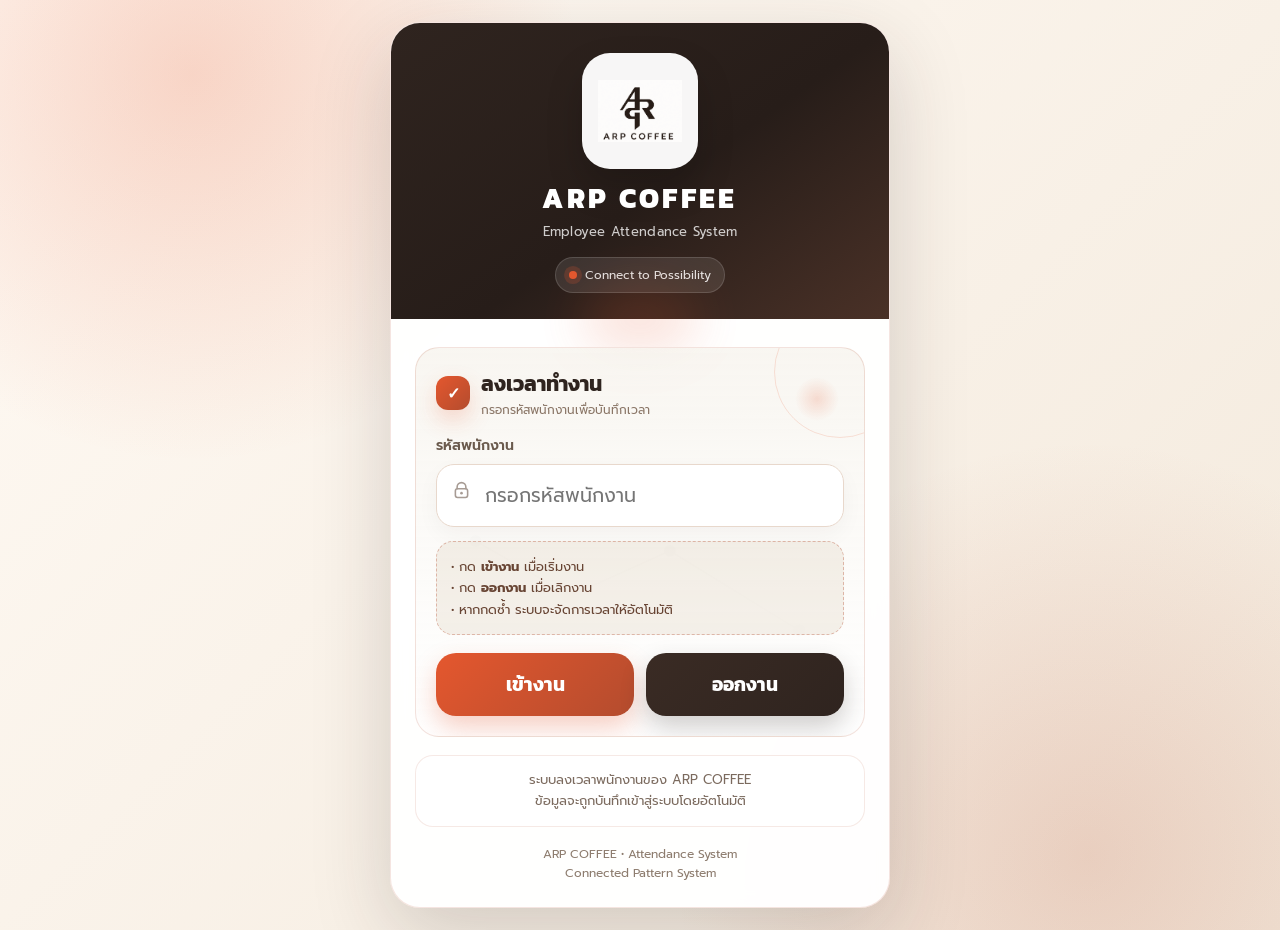
<file: index.html>
<!DOCTYPE html>
<html lang="th">
<head>
  <meta charset="UTF-8" />
  <meta name="viewport" content="width=device-width, initial-scale=1.0" />

  <title>ARP COFFEE Attendance</title>

  <link rel="preconnect" href="https://fonts.googleapis.com">
  <link rel="preconnect" href="https://fonts.gstatic.com" crossorigin>
  <link href="https://fonts.googleapis.com/css2?family=Kanit:wght@400;500;600;700;800&family=Prompt:wght@300;400;500;600&display=swap" rel="stylesheet">

  <style>
    :root {
      --arp-orange: #E4572E;
      --terracotta: #B44C2E;
      --espresso: #2F241F;
      --sand: #DED1BD;
      --cream: #F7F4EE;
      --white: #FFFFFF;
      --success-bg: #ECFDF3;
      --success-text: #16803C;
      --success-border: #B7EFC5;
      --error-bg: #FFF1F0;
      --error-text: #B42318;
      --error-border: #FFCCC7;
      --loading-bg: #FFF3DF;
      --loading-text: #7A4B00;
      --loading-border: #F0C47B;
      --shadow: 0 26px 80px rgba(47, 36, 31, 0.18);
    }

    * {
      box-sizing: border-box;
    }

    body {
      margin: 0;
      min-height: 100vh;
      font-family: "Prompt", sans-serif;
      color: var(--espresso);
      background:
        radial-gradient(circle at 15% 8%, rgba(228, 87, 46, 0.22), transparent 28%),
        radial-gradient(circle at 85% 92%, rgba(180, 76, 46, 0.18), transparent 30%),
        linear-gradient(135deg, #fffaf4 0%, #f3e9dc 100%);
      display: flex;
      align-items: center;
      justify-content: center;
      padding: 22px;
    }

    .page {
      width: 100%;
      max-width: 500px;
    }

    .card {
      position: relative;
      overflow: hidden;
      background: rgba(255, 255, 255, 0.96);
      border: 1px solid rgba(180, 76, 46, 0.14);
      border-radius: 30px;
      box-shadow: var(--shadow);
      backdrop-filter: blur(10px);
    }

    .network-bg {
      position: absolute;
      inset: 0;
      pointer-events: none;
      opacity: 0.08;
      z-index: 0;
    }

    .header {
      position: relative;
      z-index: 1;
      padding: 30px 24px 26px;
      background:
        linear-gradient(145deg, rgba(47,36,31,1) 0%, rgba(39,29,25,1) 55%, rgba(74,49,39,1) 100%);
      color: white;
      text-align: center;
    }

    .header::after {
      content: "";
      position: absolute;
      left: 50%;
      bottom: -34px;
      transform: translateX(-50%);
      width: 120px;
      height: 68px;
      background: var(--arp-orange);
      opacity: 0.16;
      filter: blur(24px);
      border-radius: 50%;
      pointer-events: none;
    }

    .logo-box {
      width: 116px;
      height: 116px;
      margin: 0 auto 14px;
      border-radius: 28px;
      background: rgba(255,255,255,0.96);
      display: flex;
      align-items: center;
      justify-content: center;
      box-shadow: 0 18px 36px rgba(0,0,0,0.18);
      padding: 16px;
    }

    .logo-box img {
      width: 100%;
      height: 100%;
      object-fit: contain;
      display: block;
    }

    .logo-fallback {
      display: none;
      font-family: "Kanit", sans-serif;
      font-weight: 800;
      color: var(--espresso);
      font-size: 32px;
      letter-spacing: 0.05em;
    }

    .brand-title {
      margin: 0;
      font-family: "Kanit", sans-serif;
      font-size: 28px;
      font-weight: 800;
      letter-spacing: 0.12em;
      line-height: 1.1;
    }

    .brand-subtitle {
      margin: 8px 0 0;
      font-size: 13px;
      color: rgba(255,255,255,0.78);
      letter-spacing: 0.02em;
    }

    .tagline {
      margin-top: 16px;
      display: inline-flex;
      align-items: center;
      gap: 8px;
      padding: 8px 13px;
      border-radius: 999px;
      background: rgba(255,255,255,0.10);
      border: 1px solid rgba(255,255,255,0.14);
      font-size: 12px;
      color: rgba(255,255,255,0.86);
    }

    .tagline .pulse {
      width: 8px;
      height: 8px;
      background: var(--arp-orange);
      border-radius: 50%;
      box-shadow: 0 0 0 5px rgba(228,87,46,0.20);
    }

    .content {
      position: relative;
      z-index: 1;
      padding: 28px 24px 24px;
    }

    .panel {
      position: relative;
      overflow: hidden;
      background:
        linear-gradient(180deg, rgba(247,244,238,0.82), rgba(255,255,255,0.96));
      border: 1px solid rgba(180, 76, 46, 0.16);
      border-radius: 24px;
      padding: 20px;
    }

    .panel::before {
      content: "";
      position: absolute;
      right: -42px;
      top: -42px;
      width: 130px;
      height: 130px;
      border-radius: 50%;
      border: 1px solid rgba(228,87,46,0.16);
    }

    .panel::after {
      content: "";
      position: absolute;
      right: 24px;
      top: 28px;
      width: 46px;
      height: 46px;
      border-radius: 50%;
      background: radial-gradient(circle, rgba(228,87,46,0.18), transparent 68%);
    }

    .section-title {
      display: flex;
      align-items: center;
      gap: 11px;
      margin-bottom: 16px;
      position: relative;
      z-index: 1;
    }

    .section-title .icon {
      width: 34px;
      height: 34px;
      border-radius: 12px;
      background: linear-gradient(135deg, var(--arp-orange), var(--terracotta));
      display: flex;
      align-items: center;
      justify-content: center;
      color: white;
      font-family: "Kanit", sans-serif;
      font-weight: 800;
      box-shadow: 0 10px 22px rgba(228,87,46,0.22);
      flex-shrink: 0;
    }

    .section-title h2 {
      margin: 0;
      font-family: "Kanit", sans-serif;
      font-size: 21px;
      font-weight: 700;
      color: var(--espresso);
    }

    .section-title p {
      margin: 2px 0 0;
      font-size: 12px;
      color: #8A7667;
    }

    .label {
      display: block;
      margin: 16px 0 8px;
      color: #6A5A4D;
      font-size: 14px;
      font-weight: 600;
      position: relative;
      z-index: 1;
    }

    .input-wrap {
      position: relative;
      z-index: 1;
    }

    input {
      width: 100%;
      padding: 16px 16px 16px 48px;
      border-radius: 18px;
      border: 1px solid #E8D8CC;
      background: white;
      font-family: "Prompt", sans-serif;
      font-size: 19px;
      color: var(--espresso);
      outline: none;
      transition: all 0.2s ease;
      margin-bottom: 14px;
      box-shadow: 0 8px 22px rgba(47,36,31,0.04);
    }

    input:focus {
      border-color: var(--arp-orange);
      box-shadow: 0 0 0 4px rgba(228,87,46,0.12), 0 8px 22px rgba(47,36,31,0.05);
    }

    .input-icon {
      position: absolute;
      left: 15px;
      top: 16px;
      width: 21px;
      height: 21px;
      opacity: 0.66;
      pointer-events: none;
    }

    .hint {
      position: relative;
      z-index: 1;
      background: rgba(222, 209, 189, 0.30);
      border: 1px dashed rgba(180, 76, 46, 0.35);
      color: #684534;
      padding: 14px;
      border-radius: 17px;
      font-size: 13px;
      line-height: 1.65;
      margin-bottom: 18px;
    }

    .buttons {
      position: relative;
      z-index: 1;
      display: grid;
      grid-template-columns: 1fr 1fr;
      gap: 12px;
    }

    button {
      border: 0;
      border-radius: 20px;
      padding: 17px 12px;
      font-family: "Kanit", sans-serif;
      font-size: 19px;
      font-weight: 700;
      cursor: pointer;
      transition: transform 0.15s ease, box-shadow 0.2s ease, opacity 0.2s ease;
    }

    button:hover {
      transform: translateY(-1px);
    }

    button:active {
      transform: translateY(0);
    }

    button:disabled {
      opacity: 0.55;
      cursor: not-allowed;
    }

    .btn-in {
      background: linear-gradient(135deg, var(--arp-orange), var(--terracotta));
      color: white;
      box-shadow: 0 12px 26px rgba(228, 87, 46, 0.28);
    }

    .btn-out {
      background: linear-gradient(135deg, #3A2B24, #2F241F);
      color: white;
      box-shadow: 0 12px 26px rgba(47, 36, 31, 0.22);
    }

    .status {
      margin-top: 18px;
      display: none;
      padding: 14px 16px;
      border-radius: 17px;
      font-size: 14px;
      line-height: 1.6;
    }

    .status.show {
      display: block;
    }

    .loading {
      background: var(--loading-bg);
      color: var(--loading-text);
      border: 1px solid var(--loading-border);
    }

    .success {
      background: var(--success-bg);
      color: var(--success-text);
      border: 1px solid var(--success-border);
    }

    .error {
      background: var(--error-bg);
      color: var(--error-text);
      border: 1px solid var(--error-border);
    }

    .secure-note {
      margin-top: 18px;
      background: rgba(255,255,255,0.78);
      border: 1px solid rgba(180,76,46,0.12);
      border-radius: 18px;
      padding: 14px 15px;
      font-size: 13px;
      line-height: 1.6;
      color: #7B6A5E;
      text-align: center;
    }

    .bottom-brand {
      margin-top: 18px;
      text-align: center;
      font-size: 12px;
      color: #8D7C6E;
      line-height: 1.6;
    }

    .node-line {
      stroke: #2F241F;
      stroke-width: 1.2;
    }

    .node-circle {
      fill: #2F241F;
    }

    .node-orange {
      fill: #E4572E;
    }

    @media (max-width: 520px) {
      body {
        padding: 14px;
      }

      .header {
        padding: 26px 18px 22px;
      }

      .content {
        padding: 20px 16px 18px;
      }

      .logo-box {
        width: 100px;
        height: 100px;
        border-radius: 24px;
      }

      .brand-title {
        font-size: 24px;
      }

      .buttons {
        grid-template-columns: 1fr;
      }
    }
  </style>
</head>

<body>
  <main class="page">
    <section class="card">

      <svg class="network-bg" viewBox="0 0 500 720" preserveAspectRatio="none">
        <line class="node-line" x1="70" y1="95" x2="150" y2="135"/>
        <line class="node-line" x1="150" y1="135" x2="245" y2="88"/>
        <line class="node-line" x1="150" y1="135" x2="228" y2="210"/>
        <line class="node-line" x1="228" y1="210" x2="340" y2="170"/>
        <line class="node-line" x1="340" y1="170" x2="420" y2="230"/>
        <line class="node-line" x1="85" y1="520" x2="180" y2="575"/>
        <line class="node-line" x1="180" y1="575" x2="280" y2="530"/>
        <line class="node-line" x1="280" y1="530" x2="410" y2="610"/>

        <circle class="node-circle" cx="70" cy="95" r="6"/>
        <circle class="node-orange" cx="150" cy="135" r="9"/>
        <circle class="node-circle" cx="245" cy="88" r="6"/>
        <circle class="node-circle" cx="228" cy="210" r="6"/>
        <circle class="node-orange" cx="340" cy="170" r="8"/>
        <circle class="node-circle" cx="420" cy="230" r="6"/>
        <circle class="node-circle" cx="85" cy="520" r="6"/>
        <circle class="node-orange" cx="180" cy="575" r="9"/>
        <circle class="node-circle" cx="280" cy="530" r="6"/>
        <circle class="node-circle" cx="410" cy="610" r="6"/>
      </svg>

      <header class="header">
        <div class="logo-box">
          <img src="arp-logo.png" alt="ARP COFFEE Logo" onerror="this.style.display='none'; document.querySelector('.logo-fallback').style.display='block';" />
          <div class="logo-fallback">ARP</div>
        </div>

        <h1 class="brand-title">ARP COFFEE</h1>
        <p class="brand-subtitle">Employee Attendance System</p>

        <div class="tagline">
          <span class="pulse"></span>
          <span>Connect to Possibility</span>
        </div>
      </header>

      <div class="content">
        <div class="panel">
          <div class="section-title">
            <div class="icon">✓</div>
            <div>
              <h2>ลงเวลาทำงาน</h2>
              <p>กรอกรหัสพนักงานเพื่อบันทึกเวลา</p>
            </div>
          </div>

          <label class="label" for="employeeCode">รหัสพนักงาน</label>

          <div class="input-wrap">
            <svg class="input-icon" viewBox="0 0 24 24" fill="none">
              <path d="M17 10V8a5 5 0 0 0-10 0v2" stroke="#7A695D" stroke-width="1.8" stroke-linecap="round" stroke-linejoin="round"/>
              <rect x="5" y="10" width="14" height="10" rx="2.5" stroke="#7A695D" stroke-width="1.8"/>
              <circle cx="12" cy="15" r="1.5" fill="#7A695D"/>
            </svg>

            <input
              id="employeeCode"
              type="text"
              inputmode="numeric"
              placeholder="กรอกรหัสพนักงาน"
              autocomplete="off"
            />
          </div>

          <div class="hint">
            • กด <strong>เข้างาน</strong> เมื่อเริ่มงาน<br>
            • กด <strong>ออกงาน</strong> เมื่อเลิกงาน<br>
            • หากกดซ้ำ ระบบจะจัดการเวลาให้อัตโนมัติ
          </div>

          <div class="buttons">
            <button class="btn-in" onclick="submitForm('เข้างาน')">เข้างาน</button>
            <button class="btn-out" onclick="submitForm('ออกงาน')">ออกงาน</button>
          </div>

          <div id="status" class="status"></div>
        </div>

        <div class="secure-note">
          ระบบลงเวลาพนักงานของ ARP COFFEE<br>
          ข้อมูลจะถูกบันทึกเข้าสู่ระบบโดยอัตโนมัติ
        </div>

        <div class="bottom-brand">
          ARP COFFEE • Attendance System<br>
          Connected Pattern System
        </div>
      </div>
    </section>
  </main>

  <script>
    const SCRIPT_URL = "https://script.google.com/macros/s/AKfycbyzu48iL9QOjgGyLF4AagFiaov_QdTA0jD7ZMTq-Y37d95z_e_CyaLoG9qAmQAYMXrEQw/exec";

    const employeeCodeInput = document.getElementById("employeeCode");
    const statusBox = document.getElementById("status");
    const buttons = document.querySelectorAll("button");

    function setStatus(type, message) {
      statusBox.className = "status show " + type;
      statusBox.innerHTML = message;
    }

    function setLoading(isLoading) {
      buttons.forEach(button => button.disabled = isLoading);
    }

    function submitForm(action) {
      const employeeCode = employeeCodeInput.value.trim();

      if (!employeeCode) {
        setStatus("error", "กรุณากรอกรหัสพนักงานก่อน");
        return;
      }

      setLoading(true);
      setStatus("loading", "กำลังบันทึกข้อมูล กรุณารอสักครู่...");

      sendToGoogleSheet({
        employeeCode: employeeCode,
        action: action,
        latitude: "",
        longitude: "",
        accuracy: ""
      });
    }

    function sendToGoogleSheet(data) {
      const callbackName = "arpCallback_" + Date.now();

      window[callbackName] = function(result) {
        setLoading(false);

        if (result && result.ok) {
          setStatus(
            "success",
            result.message + "<br>ข้อมูลถูกส่งเข้าสู่ระบบแล้ว"
          );

          employeeCodeInput.value = "";
        } else {
          setStatus(
            "error",
            result && result.message
              ? result.message
              : "บันทึกไม่สำเร็จ"
          );
        }

        delete window[callbackName];

        const oldScript = document.getElementById(callbackName);
        if (oldScript) {
          oldScript.remove();
        }
      };

      const params = new URLSearchParams({
        mode: "jsonp",
        callback: callbackName,
        employeeCode: data.employeeCode,
        actionType: data.action,
        latitude: data.latitude,
        longitude: data.longitude,
        accuracy: data.accuracy,
        userAgent: navigator.userAgent
      });

      const script = document.createElement("script");
      script.id = callbackName;
      script.src = SCRIPT_URL + "?" + params.toString();

      script.onerror = function() {
        setLoading(false);
        setStatus("error", "เชื่อมต่อระบบไม่ได้ กรุณาลองใหม่อีกครั้ง");

        delete window[callbackName];
        script.remove();
      };

      document.body.appendChild(script);
    }

    employeeCodeInput.addEventListener("keydown", function(event) {
      if (event.key === "Enter") {
        submitForm("เข้างาน");
      }
    });
  </script>
</body>
</html>
</file>
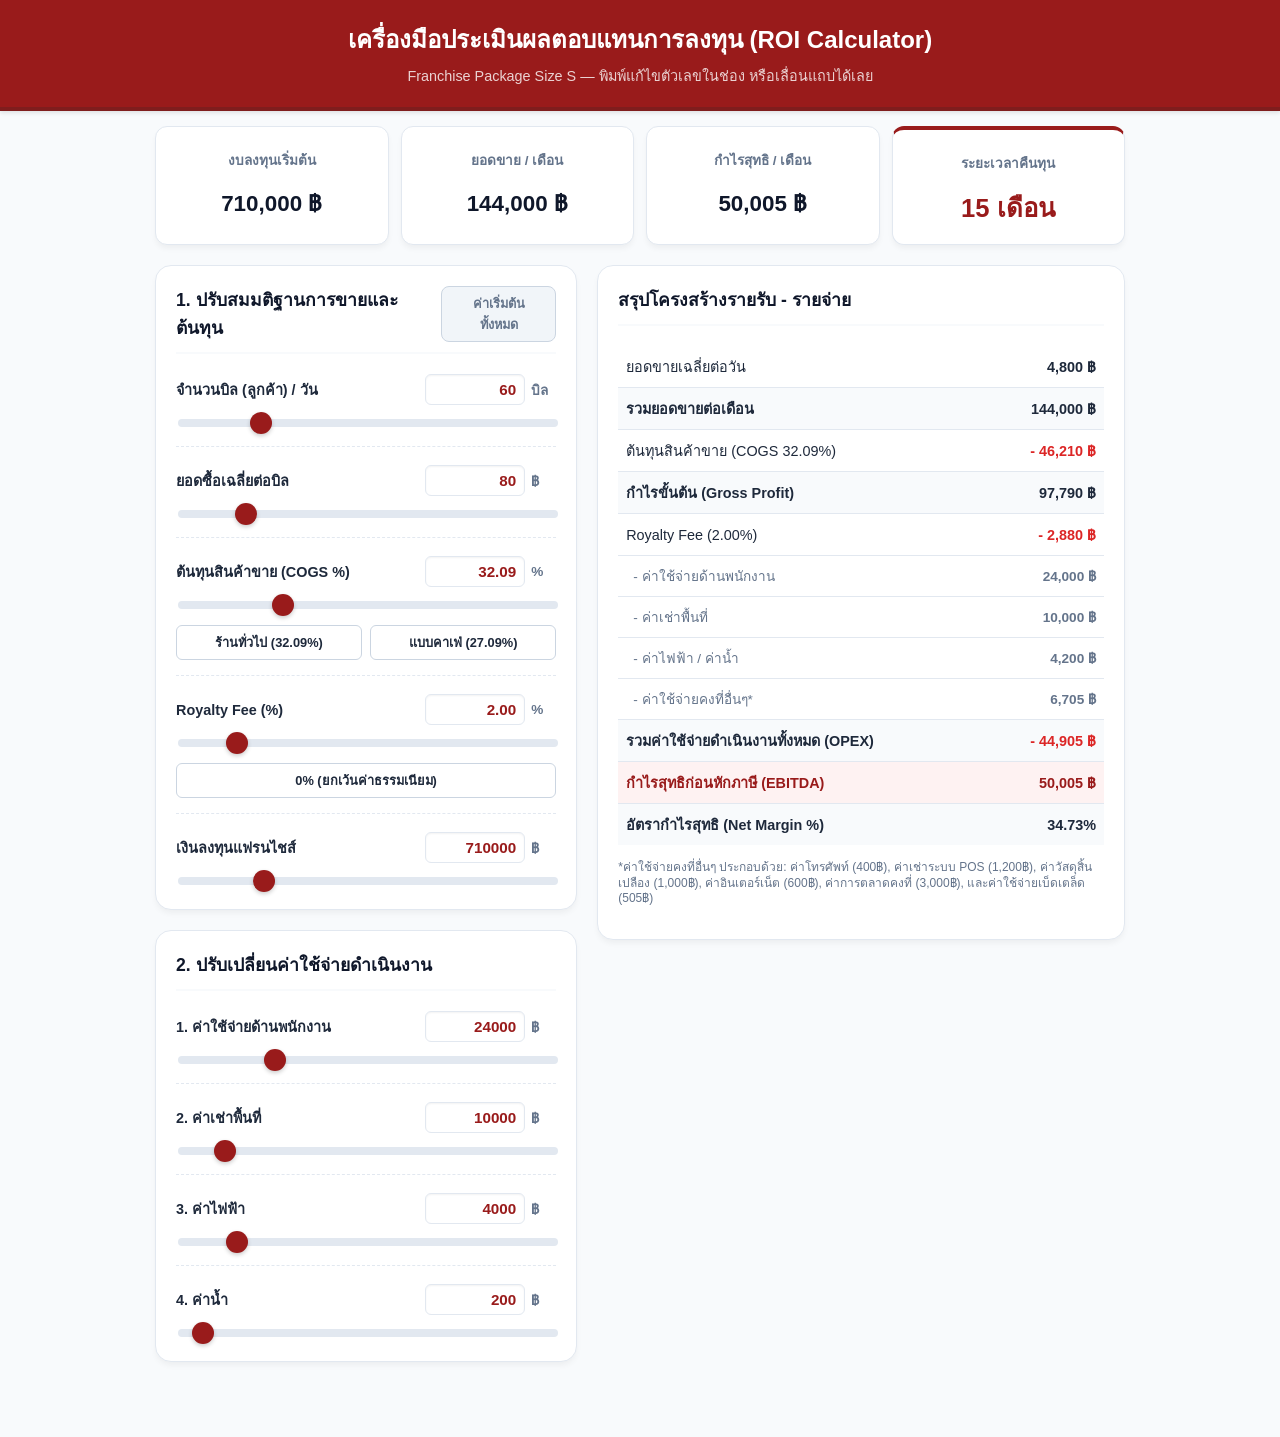
<file: franchise.html>
<!DOCTYPE html>
<html lang="th">
<head>
    <meta charset="UTF-8">
    <meta name="viewport" content="width=device-width, initial-scale=1.0, maximum-scale=1.0, user-scalable=no">
    
    <!-- Meta Tags ป้องกันการทำ Cache -->
    <meta http-equiv="Cache-Control" content="no-cache, no-store, must-revalidate">
    <meta http-equiv="Pragma" content="no-cache">
    <meta http-equiv="Expires" content="0">

    <title>Franchise Size S - ROI Calculator V4 (Editable Inputs)</title>
    <style>
        :root {
            --primary: #991b1b;
            --primary-dark: #7f1d1d;
            --secondary: #0f172a;
            --bg: #f8fafc;
            --card-bg: #ffffff;
            --text: #1e293b;
            --text-light: #64748b;
            --border: #e2e8f0;
        }

        * {
            box-sizing: border-box;
            font-family: -apple-system, BlinkMacSystemFont, "Segoe UI", Roboto, Helvetica, Arial, sans-serif;
            -webkit-tap-highlight-color: transparent;
        }

        body {
            background-color: var(--bg);
            color: var(--text);
            margin: 0;
            padding: 0;
            padding-bottom: 40px;
        }

        .header {
            background-color: var(--primary);
            color: white;
            padding: 20px;
            text-align: center;
            border-bottom: 4px solid var(--primary-dark);
            position: sticky;
            top: 0;
            z-index: 100;
            box-shadow: 0 2px 4px rgba(0,0,0,0.1);
        }

        .header h1 {
            margin: 0;
            font-size: 1.5rem;
            font-weight: 700;
        }

        .header p {
            margin: 5px 0 0 0;
            font-size: 0.9rem;
            opacity: 0.8;
        }

        .container {
            max-width: 1000px;
            margin: 0 auto;
            padding: 15px;
        }

        /* Dashboard Top Cards */
        .grid-kpi {
            display: grid;
            grid-template-columns: repeat(2, 1fr);
            gap: 12px;
            margin-bottom: 20px;
        }

        @media (min-width: 768px) {
            .grid-kpi {
                grid-template-columns: repeat(4, 1fr);
            }
        }

        .kpi-card {
            background: var(--card-bg);
            border: 1px solid var(--border);
            border-radius: 12px;
            padding: 16px;
            text-align: center;
            box-shadow: 0 4px 6px -1px rgba(0,0,0,0.05);
            transition: transform 0.2s;
        }

        .kpi-card.highlight {
            border-top: 4px solid var(--primary);
        }

        .kpi-title {
            font-size: 0.85rem;
            color: var(--text-light);
            font-weight: 600;
            margin-bottom: 8px;
            height: 34px;
            display: flex;
            align-items: center;
            justify-content: center;
        }

        .kpi-value {
            font-size: 1.4rem;
            font-weight: 700;
            color: var(--secondary);
        }

        .kpi-card.highlight .kpi-value {
            color: var(--primary);
        }

        /* Interactive Inputs Section */
        .main-layout {
            display: grid;
            grid-template-columns: 1fr;
            gap: 20px;
            align-items: start;
        }

        @media (min-width: 800px) {
            .main-layout {
                grid-template-columns: 4fr 5fr;
            }
        }

        .panel {
            background: var(--card-bg);
            border: 1px solid var(--border);
            border-radius: 16px;
            padding: 20px;
            box-shadow: 0 4px 6px -1px rgba(0,0,0,0.05);
            margin-bottom: 20px;
        }

        .panel-title {
            font-size: 1.1rem;
            font-weight: 700;
            color: var(--secondary);
            margin-top: 0;
            margin-bottom: 20px;
            padding-bottom: 10px;
            border-bottom: 2px solid var(--bg);
            display: flex;
            justify-content: space-between;
            align-items: center;
        }

        /* Sliders & Inputs */
        .input-group {
            margin-bottom: 18px;
            padding-bottom: 15px;
            border-bottom: 1px dashed var(--border);
        }
        
        .input-group:last-child {
            border-bottom: none;
            padding-bottom: 0;
            margin-bottom: 0;
        }

        .input-label {
            display: flex;
            justify-content: space-between;
            align-items: center;
            font-size: 0.9rem;
            font-weight: 600;
            margin-bottom: 8px;
        }

        /* Number Inputs */
        .val-input-group {
            display: flex;
            align-items: center;
            gap: 6px;
        }

        .val-input {
            width: 100px;
            padding: 6px 8px;
            border: 1px solid var(--border);
            border-radius: 6px;
            text-align: right;
            font-weight: 700;
            color: var(--primary);
            font-size: 0.95rem;
            outline: none;
            background-color: #fff;
            box-shadow: inset 0 1px 2px rgba(0,0,0,0.05);
            transition: all 0.2s ease;
        }

        .val-input:focus {
            border-color: var(--primary);
            box-shadow: 0 0 0 2px rgba(153, 27, 27, 0.1);
        }

        /* Hide HTML5 number input arrows */
        input[type=number]::-webkit-inner-spin-button, 
        input[type=number]::-webkit-outer-spin-button { 
            -webkit-appearance: none; 
            margin: 0; 
        }
        input[type=number] {
            -moz-appearance: textfield;
        }

        .unit {
            color: var(--text-light);
            font-size: 0.85rem;
            font-weight: 600;
            min-width: 25px;
        }

        input[type="range"] {
            width: 100%;
            height: 8px;
            background: #e2e8f0;
            border-radius: 5px;
            outline: none;
            -webkit-appearance: none;
        }

        input[type="range"]::-webkit-slider-thumb {
            -webkit-appearance: none;
            width: 22px;
            height: 22px;
            border-radius: 50%;
            background: var(--primary);
            cursor: pointer;
            box-shadow: 0 2px 4px rgba(0,0,0,0.2);
        }

        /* Tables & Breakdowns */
        .data-table {
            width: 100%;
            border-collapse: collapse;
            font-size: 0.9rem;
        }

        .data-table td {
            padding: 9px 8px;
            border-bottom: 1px solid var(--border);
        }

        .data-table tr:last-child td {
            border-bottom: none;
        }

        .data-table td.num {
            text-align: right;
            font-weight: 600;
        }

        .bold-row {
            font-weight: 700;
            background-color: var(--bg);
        }

        .primary-row {
            font-weight: 700;
            background-color: #fef2f2;
            color: var(--primary);
        }

        /* Buttons */
        .btn-reset {
            background-color: #f1f5f9;
            border: 1px solid #cbd5e1;
            padding: 6px 12px;
            border-radius: 8px;
            font-size: 0.8rem;
            font-weight: 600;
            cursor: pointer;
            color: var(--text-light);
            transition: background-color 0.2s;
        }
        .btn-reset:active, .btn-reset:hover {
            background-color: #e2e8f0;
        }

        .btn-preset {
            background-color: #ffffff;
            border: 1px solid #cbd5e1;
            padding: 6px 10px;
            border-radius: 6px;
            font-size: 0.8rem;
            font-weight: 600;
            cursor: pointer;
            color: var(--text);
            transition: all 0.2s ease;
            flex: 1;
            text-align: center;
        }
        .btn-preset:hover, .btn-preset:active {
            border-color: var(--primary);
            color: var(--primary);
            background-color: #fef2f2;
        }
    </style>
</head>
<body>

    <div class="header">
        <h1>เครื่องมือประเมินผลตอบแทนการลงทุน (ROI Calculator)</h1>
        <p>Franchise Package Size S — พิมพ์แก้ไขตัวเลขในช่อง หรือเลื่อนแถบได้เลย</p>
    </div>

    <div class="container">
        
        <!-- Top KPIs -->
        <div class="grid-kpi">
            <div class="kpi-card">
                <div class="kpi-title">งบลงทุนเริ่มต้น</div>
                <div id="kpi-investment" class="kpi-value">710,000 ฿</div>
            </div>
            <div class="kpi-card">
                <div class="kpi-title">ยอดขาย / เดือน</div>
                <div id="kpi-revenue" class="kpi-value">0 ฿</div>
            </div>
            <div class="kpi-card">
                <div class="kpi-title">กำไรสุทธิ / เดือน</div>
                <div id="kpi-profit" class="kpi-value">0 ฿</div>
            </div>
            <div class="kpi-card highlight">
                <div class="kpi-title">ระยะเวลาคืนทุน</div>
                <div id="kpi-payback" class="kpi-value" style="font-size: 1.6rem;">0 เดือน</div>
            </div>
        </div>

        <!-- Interactive Sliders & Table Breakdown -->
        <div class="main-layout">
            
            <!-- Left Side: Control Panel -->
            <div>
                <div class="panel">
                    <div class="panel-title">
                        <span>1. ปรับสมมติฐานการขายและต้นทุน</span>
                        <button class="btn-reset" onclick="resetSliders()">ค่าเริ่มต้นทั้งหมด</button>
                    </div>
                    
                    <div class="input-group">
                        <div class="input-label">
                            <span>จำนวนบิล (ลูกค้า) / วัน</span>
                            <div class="val-input-group">
                                <input type="number" id="num-bills" class="val-input" value="60" oninput="updateFromNum('bills')">
                                <span class="unit">บิล</span>
                            </div>
                        </div>
                        <input type="range" id="input-bills" min="0" max="300" data-default-max="300" step="1" value="60" oninput="updateFromSlider('bills')">
                    </div>

                    <div class="input-group">
                        <div class="input-label">
                            <span>ยอดซื้อเฉลี่ยต่อบิล</span>
                            <div class="val-input-group">
                                <input type="number" id="num-ticket" class="val-input" value="80" oninput="updateFromNum('ticket')">
                                <span class="unit">฿</span>
                            </div>
                        </div>
                        <input type="range" id="input-ticket" min="0" max="500" data-default-max="500" step="5" value="80" oninput="updateFromSlider('ticket')">
                    </div>
                    
                    <div class="input-group">
                        <div class="input-label">
                            <span>ต้นทุนสินค้าขาย (COGS %)</span>
                            <div class="val-input-group">
                                <input type="number" id="num-cogs" class="val-input" value="32.09" step="0.01" oninput="updateFromNum('cogs')">
                                <span class="unit">%</span>
                            </div>
                        </div>
                        <input type="range" id="input-cogs" min="15" max="80" data-default-max="80" step="0.01" value="32.09" oninput="updateFromSlider('cogs')">
                        <div style="display: flex; gap: 8px; margin-top: 12px;">
                            <button class="btn-preset" onclick="setCOGS(32.09)">ร้านทั่วไป (32.09%)</button>
                            <button class="btn-preset" onclick="setCOGS(27.09)">แบบคาเฟ่ (27.09%)</button>
                        </div>
                    </div>

                    <div class="input-group">
                        <div class="input-label">
                            <span>Royalty Fee (%)</span>
                            <div class="val-input-group">
                                <input type="number" id="num-royalty" class="val-input" value="2.00" step="0.1" oninput="updateFromNum('royalty')">
                                <span class="unit">%</span>
                            </div>
                        </div>
                        <input type="range" id="input-royalty" min="0" max="15" data-default-max="15" step="0.1" value="2.00" oninput="updateFromSlider('royalty')">
                        <div style="display: flex; gap: 8px; margin-top: 12px;">
                            <button class="btn-preset" onclick="setRoyalty(0)">0% (ยกเว้นค่าธรรมเนียม)</button>
                        </div>
                    </div>

                    <div class="input-group">
                        <div class="input-label">
                            <span>เงินลงทุนแฟรนไชส์</span>
                            <div class="val-input-group">
                                <input type="number" id="num-investment" class="val-input" value="710000" oninput="updateFromNum('investment')">
                                <span class="unit">฿</span>
                            </div>
                        </div>
                        <input type="range" id="input-investment" min="100000" max="3000000" data-default-max="3000000" step="10000" value="710000" oninput="updateFromSlider('investment')">
                    </div>
                </div>

                <div class="panel">
                    <div class="panel-title">2. ปรับเปลี่ยนค่าใช้จ่ายดำเนินงาน</div>
                    
                    <div class="input-group">
                        <div class="input-label">
                            <span>1. ค่าใช้จ่ายด้านพนักงาน</span>
                            <div class="val-input-group">
                                <input type="number" id="num-staff" class="val-input" value="24000" oninput="updateFromNum('staff')">
                                <span class="unit">฿</span>
                            </div>
                        </div>
                        <input type="range" id="input-staff" min="0" max="100000" data-default-max="100000" step="1000" value="24000" oninput="updateFromSlider('staff')">
                    </div>

                    <div class="input-group">
                        <div class="input-label">
                            <span>2. ค่าเช่าพื้นที่</span>
                            <div class="val-input-group">
                                <input type="number" id="num-rent" class="val-input" value="10000" oninput="updateFromNum('rent')">
                                <span class="unit">฿</span>
                            </div>
                        </div>
                        <input type="range" id="input-rent" min="0" max="100000" data-default-max="100000" step="1000" value="10000" oninput="updateFromSlider('rent')">
                    </div>

                    <div class="input-group">
                        <div class="input-label">
                            <span>3. ค่าไฟฟ้า</span>
                            <div class="val-input-group">
                                <input type="number" id="num-electric" class="val-input" value="4000" oninput="updateFromNum('electric')">
                                <span class="unit">฿</span>
                            </div>
                        </div>
                        <input type="range" id="input-electric" min="0" max="30000" data-default-max="30000" step="500" value="4000" oninput="updateFromSlider('electric')">
                    </div>

                    <div class="input-group">
                        <div class="input-label">
                            <span>4. ค่าน้ำ</span>
                            <div class="val-input-group">
                                <input type="number" id="num-water" class="val-input" value="200" oninput="updateFromNum('water')">
                                <span class="unit">฿</span>
                            </div>
                        </div>
                        <input type="range" id="input-water" min="0" max="5000" data-default-max="5000" step="50" value="200" oninput="updateFromSlider('water')">
                    </div>
                </div>
            </div>

            <!-- Right Side: Detailed Table Breakdown -->
            <div class="panel" style="position: sticky; top: 100px;">
                <div class="panel-title">สรุปโครงสร้างรายรับ - รายจ่าย</div>
                
                <table class="data-table">
                    <tr>
                        <td>ยอดขายเฉลี่ยต่อวัน</td>
                        <td id="table-daily-revenue" class="num">0 ฿</td>
                    </tr>
                    <tr class="bold-row">
                        <td>รวมยอดขายต่อเดือน</td>
                        <td id="table-monthly-revenue" class="num">0 ฿</td>
                    </tr>
                    <tr>
                        <td id="table-text-cogs">ต้นทุนสินค้าขาย (COGS)</td>
                        <td id="table-cogs" class="num" style="color: #dc2626;">0 ฿</td>
                    </tr>
                    <tr class="bold-row">
                        <td>กำไรขั้นต้น (Gross Profit)</td>
                        <td id="table-gross-profit" class="num">0 ฿</td>
                    </tr>
                    <tr>
                        <td id="table-text-royalty">Royalty Fee (2.00%)</td>
                        <td id="table-royalty" class="num" style="color: #dc2626;">0 ฿</td>
                    </tr>
                    
                    <!-- OPEX Breakdown rows -->
                    <tr>
                        <td style="padding-left: 15px; color: var(--text-light); font-size: 0.85rem;">- ค่าใช้จ่ายด้านพนักงาน</td>
                        <td id="table-staff" class="num" style="color: #64748b; font-size: 0.85rem;">0 ฿</td>
                    </tr>
                    <tr>
                        <td style="padding-left: 15px; color: var(--text-light); font-size: 0.85rem;">- ค่าเช่าพื้นที่</td>
                        <td id="table-rent" class="num" style="color: #64748b; font-size: 0.85rem;">0 ฿</td>
                    </tr>
                    <tr>
                        <td style="padding-left: 15px; color: var(--text-light); font-size: 0.85rem;">- ค่าไฟฟ้า / ค่าน้ำ</td>
                        <td id="table-utilities" class="num" style="color: #64748b; font-size: 0.85rem;">0 ฿</td>
                    </tr>
                    <tr>
                        <td style="padding-left: 15px; color: var(--text-light); font-size: 0.85rem;">- ค่าใช้จ่ายคงที่อื่นๆ*</td>
                        <td class="num" style="color: #64748b; font-size: 0.85rem;">6,705 ฿</td>
                    </tr>
                    
                    <tr class="bold-row">
                        <td>รวมค่าใช้จ่ายดำเนินงานทั้งหมด (OPEX)</td>
                        <td id="table-opex" class="num" style="color: #dc2626;">0 ฿</td>
                    </tr>
                    <tr class="primary-row">
                        <td>กำไรสุทธิก่อนหักภาษี (EBITDA)</td>
                        <td id="table-net-profit" class="num">0 ฿</td>
                    </tr>
                    <tr class="bold-row">
                        <td>อัตรากำไรสุทธิ (Net Margin %)</td>
                        <td id="table-net-margin" class="num">0%</td>
                    </tr>
                </table>
                <p style="font-size: 0.75rem; color: var(--text-light); margin-top: 15px; line-height: 1.3;">
                    *ค่าใช้จ่ายคงที่อื่นๆ ประกอบด้วย: ค่าโทรศัพท์ (400฿), ค่าเช่าระบบ POS (1,200฿), ค่าวัสดุสิ้นเปลือง (1,000฿), ค่าอินเตอร์เน็ต (600฿), ค่าการตลาดคงที่ (3,000฿), และค่าใช้จ่ายเบ็ดเตล็ด (505฿)
                </p>
            </div>

        </div>

    </div>

    <script>
        // Fixed other OPEX from original spreadsheet
        const otherOpexFixed = 6705;

        function formatNumber(num) {
            return num.toLocaleString('th-TH', { maximumFractionDigits: 0 });
        }

        // Triggered when typing in the input box
        function updateFromNum(id) {
            let val = parseFloat(document.getElementById('num-' + id).value) || 0;
            let slider = document.getElementById('input-' + id);
            
            // If user types a number larger than the slider max, expand the slider max dynamically
            if (val > parseFloat(slider.max)) {
                slider.max = val;
            }
            slider.value = val;
            calculateROI();
        }

        // Triggered when dragging the slider
        function updateFromSlider(id) {
            let val = document.getElementById('input-' + id).value;
            document.getElementById('num-' + id).value = val;
            calculateROI();
        }

        // Update exact values when reset is clicked
        function setValue(id, val) {
            document.getElementById('num-' + id).value = val;
            let slider = document.getElementById('input-' + id);
            // Reset slider max to default if it was dynamically expanded
            slider.max = slider.getAttribute('data-default-max');
            slider.value = val;
        }

        // Quick set function for COGS
        function setCOGS(val) {
            document.getElementById('num-cogs').value = val;
            document.getElementById('input-cogs').value = val;
            calculateROI();
        }

        // Quick set function for Royalty Fee
        function setRoyalty(val) {
            document.getElementById('num-royalty').value = val.toFixed(2);
            document.getElementById('input-royalty').value = val;
            calculateROI();
        }

        function calculateROI() {
            // Read from number inputs (which are always synced)
            const bills = parseFloat(document.getElementById('num-bills').value) || 0;
            const ticket = parseFloat(document.getElementById('num-ticket').value) || 0;
            const cogsPercent = parseFloat(document.getElementById('num-cogs').value) || 0;
            const royaltyPercent = parseFloat(document.getElementById('num-royalty').value) || 0;
            const investment = parseFloat(document.getElementById('num-investment').value) || 0;

            const staff = parseFloat(document.getElementById('num-staff').value) || 0;
            const rent = parseFloat(document.getElementById('num-rent').value) || 0;
            const electric = parseFloat(document.getElementById('num-electric').value) || 0;
            const water = parseFloat(document.getElementById('num-water').value) || 0;

            // Calculations
            const dailyRevenue = bills * ticket;
            const monthlyRevenue = dailyRevenue * 30;
            const cogsRate = cogsPercent / 100;
            const royaltyRate = royaltyPercent / 100;

            const cogs = monthlyRevenue * cogsRate;
            const grossProfit = monthlyRevenue - cogs;
            const royalty = monthlyRevenue * royaltyRate;
            
            const totalOpex = staff + rent + electric + water + otherOpexFixed;
            const netProfit = grossProfit - royalty - totalOpex;
            const netMargin = monthlyRevenue > 0 ? (netProfit / monthlyRevenue) * 100 : 0;

            // Payback Period logic
            let paybackPeriodText = "";
            if (netProfit <= 0) {
                paybackPeriodText = "ไม่สามารถคืนทุนได้ (ติดลบ)";
            } else {
                const months = investment / netProfit;
                if (months < 1) {
                    paybackPeriodText = "น้อยกว่า 1 เดือน";
                } else {
                    paybackPeriodText = Math.ceil(months) + " เดือน";
                }
            }

            // Update Top KPIs Dashboard
            document.getElementById('kpi-investment').innerText = formatNumber(investment) + " ฿";
            document.getElementById('kpi-revenue').innerText = formatNumber(monthlyRevenue) + " ฿";
            document.getElementById('kpi-profit').innerText = (netProfit > 0 ? "" : "-") + formatNumber(Math.abs(netProfit)) + " ฿";
            document.getElementById('kpi-payback').innerText = paybackPeriodText;

            // Update Detailed Table View
            document.getElementById('table-daily-revenue').innerText = formatNumber(dailyRevenue) + " ฿";
            document.getElementById('table-monthly-revenue').innerText = formatNumber(monthlyRevenue) + " ฿";
            
            document.getElementById('table-text-cogs').innerText = "ต้นทุนสินค้าขาย (COGS " + cogsPercent.toFixed(2) + "%)";
            document.getElementById('table-cogs').innerText = "- " + formatNumber(cogs) + " ฿";
            
            document.getElementById('table-gross-profit').innerText = formatNumber(grossProfit) + " ฿";
            
            document.getElementById('table-text-royalty').innerText = "Royalty Fee (" + royaltyPercent.toFixed(2) + "%)";
            document.getElementById('table-royalty').innerText = "- " + formatNumber(royalty) + " ฿";
            
            document.getElementById('table-staff').innerText = formatNumber(staff) + " ฿";
            document.getElementById('table-rent').innerText = formatNumber(rent) + " ฿";
            document.getElementById('table-utilities').innerText = formatNumber(electric + water) + " ฿";
            document.getElementById('table-opex').innerText = "- " + formatNumber(totalOpex) + " ฿";
            
            document.getElementById('table-net-profit').innerText = (netProfit > 0 ? "" : "-") + formatNumber(Math.abs(netProfit)) + " ฿";
            document.getElementById('table-net-margin').innerText = netMargin.toFixed(2) + "%";
        }

        function resetSliders() {
            setValue('bills', 60);
            setValue('ticket', 80);
            setValue('cogs', 32.09);
            setValue('royalty', 2.00);
            setValue('investment', 710000);
            setValue('staff', 24000);
            setValue('rent', 10000);
            setValue('electric', 4000);
            setValue('water', 200);
            calculateROI();
        }

        // Initialize on first load
        window.onload = function() {
            calculateROI();
        };
    </script>
</body>
</html>
</file>
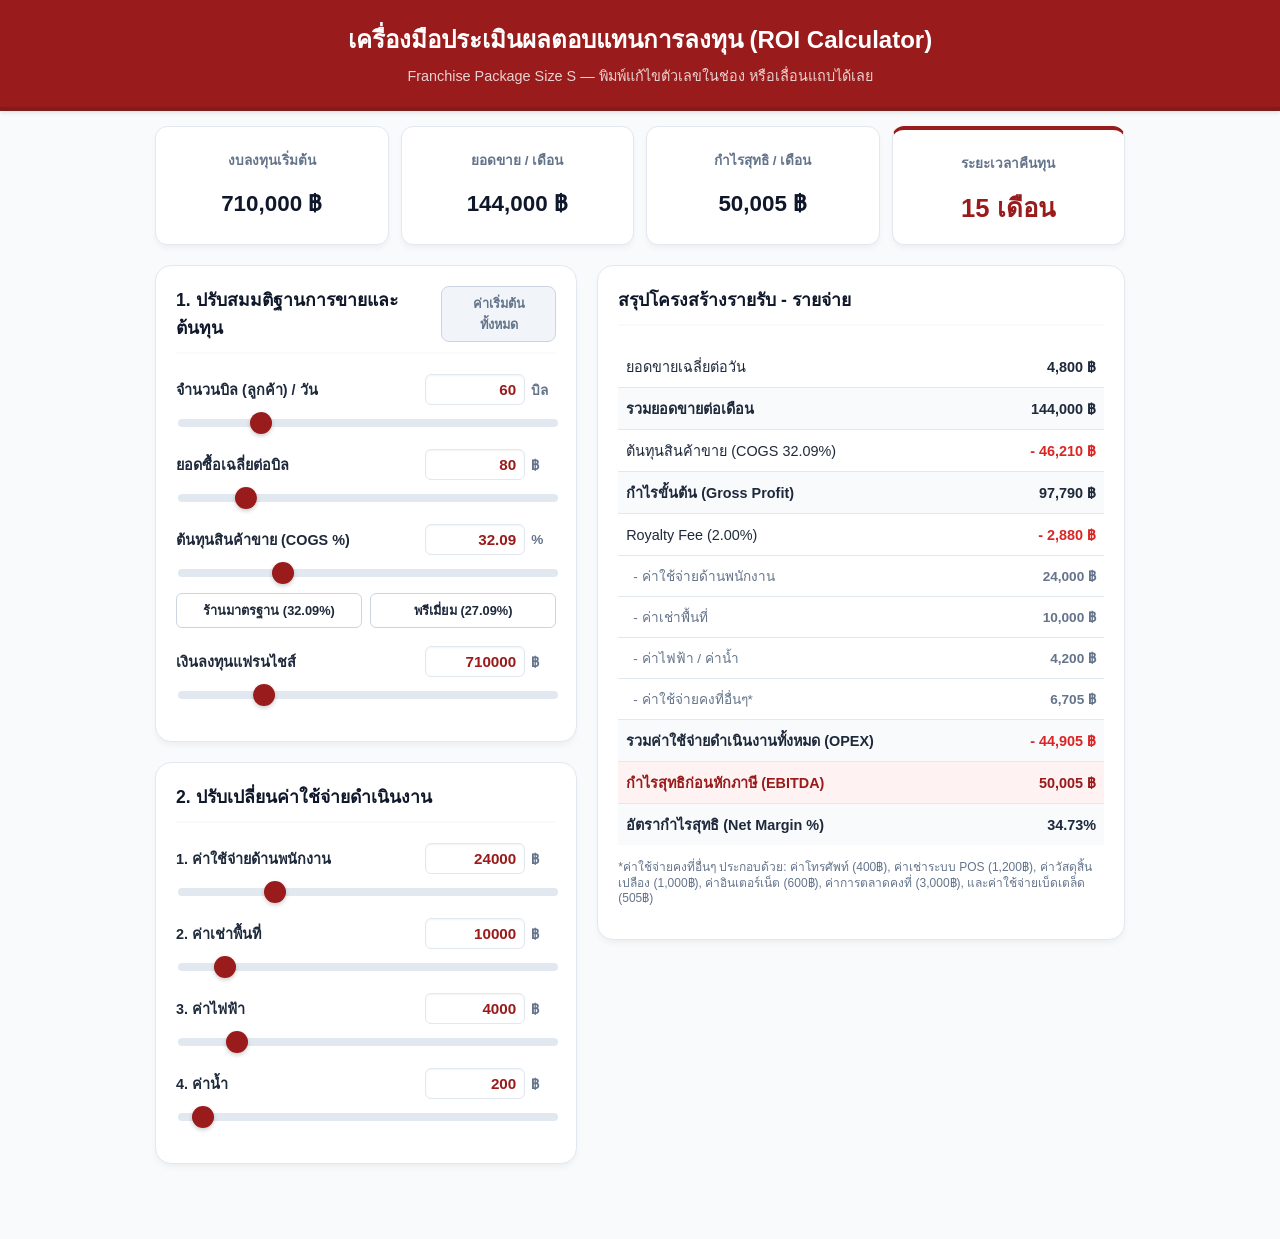
<file: franchise_roi.html>
<!DOCTYPE html>
<html lang="th">
<head>
    <meta charset="UTF-8">
    <meta name="viewport" content="width=device-width, initial-scale=1.0, maximum-scale=1.0, user-scalable=no">
    <title>Franchise Size S - ROI Calculator V4 (Editable Inputs)</title>
    <style>
        :root {
            --primary: #991b1b;
            --primary-dark: #7f1d1d;
            --secondary: #0f172a;
            --bg: #f8fafc;
            --card-bg: #ffffff;
            --text: #1e293b;
            --text-light: #64748b;
            --border: #e2e8f0;
        }

        * {
            box-sizing: border-box;
            font-family: -apple-system, BlinkMacSystemFont, "Segoe UI", Roboto, Helvetica, Arial, sans-serif;
            -webkit-tap-highlight-color: transparent;
        }

        body {
            background-color: var(--bg);
            color: var(--text);
            margin: 0;
            padding: 0;
            padding-bottom: 40px;
        }

        .header {
            background-color: var(--primary);
            color: white;
            padding: 20px;
            text-align: center;
            border-bottom: 4px solid var(--primary-dark);
            position: sticky;
            top: 0;
            z-index: 100;
            box-shadow: 0 2px 4px rgba(0,0,0,0.1);
        }

        .header h1 {
            margin: 0;
            font-size: 1.5rem;
            font-weight: 700;
        }

        .header p {
            margin: 5px 0 0 0;
            font-size: 0.9rem;
            opacity: 0.8;
        }

        .container {
            max-width: 1000px;
            margin: 0 auto;
            padding: 15px;
        }

        /* Dashboard Top Cards */
        .grid-kpi {
            display: grid;
            grid-template-columns: repeat(2, 1fr);
            gap: 12px;
            margin-bottom: 20px;
        }

        @media (min-width: 768px) {
            .grid-kpi {
                grid-template-columns: repeat(4, 1fr);
            }
        }

        .kpi-card {
            background: var(--card-bg);
            border: 1px solid var(--border);
            border-radius: 12px;
            padding: 16px;
            text-align: center;
            box-shadow: 0 4px 6px -1px rgba(0,0,0,0.05);
            transition: transform 0.2s;
        }

        .kpi-card.highlight {
            border-top: 4px solid var(--primary);
        }

        .kpi-title {
            font-size: 0.85rem;
            color: var(--text-light);
            font-weight: 600;
            margin-bottom: 8px;
            height: 34px;
            display: flex;
            align-items: center;
            justify-content: center;
        }

        .kpi-value {
            font-size: 1.4rem;
            font-weight: 700;
            color: var(--secondary);
        }

        .kpi-card.highlight .kpi-value {
            color: var(--primary);
        }

        /* Interactive Inputs Section */
        .main-layout {
            display: grid;
            grid-template-columns: 1fr;
            gap: 20px;
            align-items: start;
        }

        @media (min-width: 800px) {
            .main-layout {
                grid-template-columns: 4fr 5fr;
            }
        }

        .panel {
            background: var(--card-bg);
            border: 1px solid var(--border);
            border-radius: 16px;
            padding: 20px;
            box-shadow: 0 4px 6px -1px rgba(0,0,0,0.05);
            margin-bottom: 20px;
        }

        .panel-title {
            font-size: 1.1rem;
            font-weight: 700;
            color: var(--secondary);
            margin-top: 0;
            margin-bottom: 20px;
            padding-bottom: 10px;
            border-bottom: 2px solid var(--bg);
            display: flex;
            justify-content: space-between;
            align-items: center;
        }

        /* Sliders & Inputs */
        .input-group {
            margin-bottom: 18px;
        }

        .input-label {
            display: flex;
            justify-content: space-between;
            align-items: center;
            font-size: 0.9rem;
            font-weight: 600;
            margin-bottom: 8px;
        }

        /* Number Inputs */
        .val-input-group {
            display: flex;
            align-items: center;
            gap: 6px;
        }

        .val-input {
            width: 100px;
            padding: 6px 8px;
            border: 1px solid var(--border);
            border-radius: 6px;
            text-align: right;
            font-weight: 700;
            color: var(--primary);
            font-size: 0.95rem;
            outline: none;
            background-color: #fff;
            box-shadow: inset 0 1px 2px rgba(0,0,0,0.05);
            transition: all 0.2s ease;
        }

        .val-input:focus {
            border-color: var(--primary);
            box-shadow: 0 0 0 2px rgba(153, 27, 27, 0.1);
        }

        /* Hide HTML5 number input arrows */
        input[type=number]::-webkit-inner-spin-button, 
        input[type=number]::-webkit-outer-spin-button { 
            -webkit-appearance: none; 
            margin: 0; 
        }
        input[type=number] {
            -moz-appearance: textfield;
        }

        .unit {
            color: var(--text-light);
            font-size: 0.85rem;
            font-weight: 600;
            min-width: 25px;
        }

        input[type="range"] {
            width: 100%;
            height: 8px;
            background: #e2e8f0;
            border-radius: 5px;
            outline: none;
            -webkit-appearance: none;
        }

        input[type="range"]::-webkit-slider-thumb {
            -webkit-appearance: none;
            width: 22px;
            height: 22px;
            border-radius: 50%;
            background: var(--primary);
            cursor: pointer;
            box-shadow: 0 2px 4px rgba(0,0,0,0.2);
        }

        /* Tables & Breakdowns */
        .data-table {
            width: 100%;
            border-collapse: collapse;
            font-size: 0.9rem;
        }

        .data-table td {
            padding: 9px 8px;
            border-bottom: 1px solid var(--border);
        }

        .data-table tr:last-child td {
            border-bottom: none;
        }

        .data-table td.num {
            text-align: right;
            font-weight: 600;
        }

        .bold-row {
            font-weight: 700;
            background-color: var(--bg);
        }

        .primary-row {
            font-weight: 700;
            background-color: #fef2f2;
            color: var(--primary);
        }

        /* Buttons */
        .btn-reset {
            background-color: #f1f5f9;
            border: 1px solid #cbd5e1;
            padding: 6px 12px;
            border-radius: 8px;
            font-size: 0.8rem;
            font-weight: 600;
            cursor: pointer;
            color: var(--text-light);
            transition: background-color 0.2s;
        }
        .btn-reset:active, .btn-reset:hover {
            background-color: #e2e8f0;
        }

        .btn-preset {
            background-color: #ffffff;
            border: 1px solid #cbd5e1;
            padding: 6px 10px;
            border-radius: 6px;
            font-size: 0.8rem;
            font-weight: 600;
            cursor: pointer;
            color: var(--text);
            transition: all 0.2s ease;
            flex: 1;
            text-align: center;
        }
        .btn-preset:hover, .btn-preset:active {
            border-color: var(--primary);
            color: var(--primary);
            background-color: #fef2f2;
        }
    </style>
</head>
<body>

    <div class="header">
        <h1>เครื่องมือประเมินผลตอบแทนการลงทุน (ROI Calculator)</h1>
        <p>Franchise Package Size S — พิมพ์แก้ไขตัวเลขในช่อง หรือเลื่อนแถบได้เลย</p>
    </div>

    <div class="container">
        
        <!-- Top KPIs -->
        <div class="grid-kpi">
            <div class="kpi-card">
                <div class="kpi-title">งบลงทุนเริ่มต้น</div>
                <div id="kpi-investment" class="kpi-value">710,000 ฿</div>
            </div>
            <div class="kpi-card">
                <div class="kpi-title">ยอดขาย / เดือน</div>
                <div id="kpi-revenue" class="kpi-value">0 ฿</div>
            </div>
            <div class="kpi-card">
                <div class="kpi-title">กำไรสุทธิ / เดือน</div>
                <div id="kpi-profit" class="kpi-value">0 ฿</div>
            </div>
            <div class="kpi-card highlight">
                <div class="kpi-title">ระยะเวลาคืนทุน</div>
                <div id="kpi-payback" class="kpi-value" style="font-size: 1.6rem;">0 เดือน</div>
            </div>
        </div>

        <!-- Interactive Sliders & Table Breakdown -->
        <div class="main-layout">
            
            <!-- Left Side: Control Panel -->
            <div>
                <div class="panel">
                    <div class="panel-title">
                        <span>1. ปรับสมมติฐานการขายและต้นทุน</span>
                        <button class="btn-reset" onclick="resetSliders()">ค่าเริ่มต้นทั้งหมด</button>
                    </div>
                    
                    <div class="input-group">
                        <div class="input-label">
                            <span>จำนวนบิล (ลูกค้า) / วัน</span>
                            <div class="val-input-group">
                                <input type="number" id="num-bills" class="val-input" value="60" oninput="updateFromNum('bills')">
                                <span class="unit">บิล</span>
                            </div>
                        </div>
                        <input type="range" id="input-bills" min="0" max="300" data-default-max="300" step="1" value="60" oninput="updateFromSlider('bills')">
                    </div>

                    <div class="input-group">
                        <div class="input-label">
                            <span>ยอดซื้อเฉลี่ยต่อบิล</span>
                            <div class="val-input-group">
                                <input type="number" id="num-ticket" class="val-input" value="80" oninput="updateFromNum('ticket')">
                                <span class="unit">฿</span>
                            </div>
                        </div>
                        <input type="range" id="input-ticket" min="0" max="500" data-default-max="500" step="5" value="80" oninput="updateFromSlider('ticket')">
                    </div>
                    
                    <div class="input-group">
                        <div class="input-label">
                            <span>ต้นทุนสินค้าขาย (COGS %)</span>
                            <div class="val-input-group">
                                <input type="number" id="num-cogs" class="val-input" value="32.09" step="0.01" oninput="updateFromNum('cogs')">
                                <span class="unit">%</span>
                            </div>
                        </div>
                        <input type="range" id="input-cogs" min="15" max="80" data-default-max="80" step="0.01" value="32.09" oninput="updateFromSlider('cogs')">
                        <div style="display: flex; gap: 8px; margin-top: 12px;">
                            <button class="btn-preset" onclick="setCOGS(32.09)">ร้านมาตรฐาน (32.09%)</button>
                            <button class="btn-preset" onclick="setCOGS(27.09)">พรีเมี่ยม (27.09%)</button>
                        </div>
                    </div>

                    <div class="input-group">
                        <div class="input-label">
                            <span>เงินลงทุนแฟรนไชส์</span>
                            <div class="val-input-group">
                                <input type="number" id="num-investment" class="val-input" value="710000" oninput="updateFromNum('investment')">
                                <span class="unit">฿</span>
                            </div>
                        </div>
                        <input type="range" id="input-investment" min="100000" max="3000000" data-default-max="3000000" step="10000" value="710000" oninput="updateFromSlider('investment')">
                    </div>
                </div>

                <div class="panel">
                    <div class="panel-title">2. ปรับเปลี่ยนค่าใช้จ่ายดำเนินงาน</div>
                    
                    <div class="input-group">
                        <div class="input-label">
                            <span>1. ค่าใช้จ่ายด้านพนักงาน</span>
                            <div class="val-input-group">
                                <input type="number" id="num-staff" class="val-input" value="24000" oninput="updateFromNum('staff')">
                                <span class="unit">฿</span>
                            </div>
                        </div>
                        <input type="range" id="input-staff" min="0" max="100000" data-default-max="100000" step="1000" value="24000" oninput="updateFromSlider('staff')">
                    </div>

                    <div class="input-group">
                        <div class="input-label">
                            <span>2. ค่าเช่าพื้นที่</span>
                            <div class="val-input-group">
                                <input type="number" id="num-rent" class="val-input" value="10000" oninput="updateFromNum('rent')">
                                <span class="unit">฿</span>
                            </div>
                        </div>
                        <input type="range" id="input-rent" min="0" max="100000" data-default-max="100000" step="1000" value="10000" oninput="updateFromSlider('rent')">
                    </div>

                    <div class="input-group">
                        <div class="input-label">
                            <span>3. ค่าไฟฟ้า</span>
                            <div class="val-input-group">
                                <input type="number" id="num-electric" class="val-input" value="4000" oninput="updateFromNum('electric')">
                                <span class="unit">฿</span>
                            </div>
                        </div>
                        <input type="range" id="input-electric" min="0" max="30000" data-default-max="30000" step="500" value="4000" oninput="updateFromSlider('electric')">
                    </div>

                    <div class="input-group">
                        <div class="input-label">
                            <span>4. ค่าน้ำ</span>
                            <div class="val-input-group">
                                <input type="number" id="num-water" class="val-input" value="200" oninput="updateFromNum('water')">
                                <span class="unit">฿</span>
                            </div>
                        </div>
                        <input type="range" id="input-water" min="0" max="5000" data-default-max="5000" step="50" value="200" oninput="updateFromSlider('water')">
                    </div>
                </div>
            </div>

            <!-- Right Side: Detailed Table Breakdown -->
            <div class="panel" style="position: sticky; top: 100px;">
                <div class="panel-title">สรุปโครงสร้างรายรับ - รายจ่าย</div>
                
                <table class="data-table">
                    <tr>
                        <td>ยอดขายเฉลี่ยต่อวัน</td>
                        <td id="table-daily-revenue" class="num">0 ฿</td>
                    </tr>
                    <tr class="bold-row">
                        <td>รวมยอดขายต่อเดือน</td>
                        <td id="table-monthly-revenue" class="num">0 ฿</td>
                    </tr>
                    <tr>
                        <td id="table-text-cogs">ต้นทุนสินค้าขาย (COGS)</td>
                        <td id="table-cogs" class="num" style="color: #dc2626;">0 ฿</td>
                    </tr>
                    <tr class="bold-row">
                        <td>กำไรขั้นต้น (Gross Profit)</td>
                        <td id="table-gross-profit" class="num">0 ฿</td>
                    </tr>
                    <tr>
                        <td>Royalty Fee (2.00%)</td>
                        <td id="table-royalty" class="num" style="color: #dc2626;">0 ฿</td>
                    </tr>
                    
                    <!-- OPEX Breakdown rows -->
                    <tr>
                        <td style="padding-left: 15px; color: var(--text-light); font-size: 0.85rem;">- ค่าใช้จ่ายด้านพนักงาน</td>
                        <td id="table-staff" class="num" style="color: #64748b; font-size: 0.85rem;">0 ฿</td>
                    </tr>
                    <tr>
                        <td style="padding-left: 15px; color: var(--text-light); font-size: 0.85rem;">- ค่าเช่าพื้นที่</td>
                        <td id="table-rent" class="num" style="color: #64748b; font-size: 0.85rem;">0 ฿</td>
                    </tr>
                    <tr>
                        <td style="padding-left: 15px; color: var(--text-light); font-size: 0.85rem;">- ค่าไฟฟ้า / ค่าน้ำ</td>
                        <td id="table-utilities" class="num" style="color: #64748b; font-size: 0.85rem;">0 ฿</td>
                    </tr>
                    <tr>
                        <td style="padding-left: 15px; color: var(--text-light); font-size: 0.85rem;">- ค่าใช้จ่ายคงที่อื่นๆ*</td>
                        <td class="num" style="color: #64748b; font-size: 0.85rem;">6,705 ฿</td>
                    </tr>
                    
                    <tr class="bold-row">
                        <td>รวมค่าใช้จ่ายดำเนินงานทั้งหมด (OPEX)</td>
                        <td id="table-opex" class="num" style="color: #dc2626;">0 ฿</td>
                    </tr>
                    <tr class="primary-row">
                        <td>กำไรสุทธิก่อนหักภาษี (EBITDA)</td>
                        <td id="table-net-profit" class="num">0 ฿</td>
                    </tr>
                    <tr class="bold-row">
                        <td>อัตรากำไรสุทธิ (Net Margin %)</td>
                        <td id="table-net-margin" class="num">0%</td>
                    </tr>
                </table>
                <p style="font-size: 0.75rem; color: var(--text-light); margin-top: 15px; line-height: 1.3;">
                    *ค่าใช้จ่ายคงที่อื่นๆ ประกอบด้วย: ค่าโทรศัพท์ (400฿), ค่าเช่าระบบ POS (1,200฿), ค่าวัสดุสิ้นเปลือง (1,000฿), ค่าอินเตอร์เน็ต (600฿), ค่าการตลาดคงที่ (3,000฿), และค่าใช้จ่ายเบ็ดเตล็ด (505฿)
                </p>
            </div>

        </div>

    </div>

    <script>
        // Fixed other OPEX from original spreadsheet
        const otherOpexFixed = 6705;
        const royaltyRate = 0.02;

        function formatNumber(num) {
            return num.toLocaleString('th-TH', { maximumFractionDigits: 0 });
        }

        // Triggered when typing in the input box
        function updateFromNum(id) {
            let val = parseFloat(document.getElementById('num-' + id).value) || 0;
            let slider = document.getElementById('input-' + id);
            
            // If user types a number larger than the slider max, expand the slider max dynamically
            if (val > parseFloat(slider.max)) {
                slider.max = val;
            }
            slider.value = val;
            calculateROI();
        }

        // Triggered when dragging the slider
        function updateFromSlider(id) {
            let val = document.getElementById('input-' + id).value;
            document.getElementById('num-' + id).value = val;
            calculateROI();
        }

        // Update exact values when reset is clicked
        function setValue(id, val) {
            document.getElementById('num-' + id).value = val;
            let slider = document.getElementById('input-' + id);
            // Reset slider max to default if it was dynamically expanded
            slider.max = slider.getAttribute('data-default-max');
            slider.value = val;
        }

        // Quick set function for COGS buttons
        function setCOGS(val) {
            document.getElementById('num-cogs').value = val;
            document.getElementById('input-cogs').value = val;
            calculateROI();
        }

        function calculateROI() {
            // Read from number inputs (which are always synced)
            const bills = parseFloat(document.getElementById('num-bills').value) || 0;
            const ticket = parseFloat(document.getElementById('num-ticket').value) || 0;
            const cogsPercent = parseFloat(document.getElementById('num-cogs').value) || 0;
            const investment = parseFloat(document.getElementById('num-investment').value) || 0;

            const staff = parseFloat(document.getElementById('num-staff').value) || 0;
            const rent = parseFloat(document.getElementById('num-rent').value) || 0;
            const electric = parseFloat(document.getElementById('num-electric').value) || 0;
            const water = parseFloat(document.getElementById('num-water').value) || 0;

            // Calculations
            const dailyRevenue = bills * ticket;
            const monthlyRevenue = dailyRevenue * 30;
            const cogsRate = cogsPercent / 100;
            const cogs = monthlyRevenue * cogsRate;
            const grossProfit = monthlyRevenue - cogs;
            const royalty = monthlyRevenue * royaltyRate;
            
            const totalOpex = staff + rent + electric + water + otherOpexFixed;
            const netProfit = grossProfit - royalty - totalOpex;
            const netMargin = monthlyRevenue > 0 ? (netProfit / monthlyRevenue) * 100 : 0;

            // Payback Period logic
            let paybackPeriodText = "";
            if (netProfit <= 0) {
                paybackPeriodText = "ไม่สามารถคืนทุนได้ (ติดลบ)";
            } else {
                const months = investment / netProfit;
                if (months < 1) {
                    paybackPeriodText = "น้อยกว่า 1 เดือน";
                } else {
                    paybackPeriodText = Math.ceil(months) + " เดือน";
                }
            }

            // Update Top KPIs Dashboard
            document.getElementById('kpi-investment').innerText = formatNumber(investment) + " ฿";
            document.getElementById('kpi-revenue').innerText = formatNumber(monthlyRevenue) + " ฿";
            document.getElementById('kpi-profit').innerText = (netProfit > 0 ? "" : "-") + formatNumber(Math.abs(netProfit)) + " ฿";
            document.getElementById('kpi-payback').innerText = paybackPeriodText;

            // Update Detailed Table View
            document.getElementById('table-daily-revenue').innerText = formatNumber(dailyRevenue) + " ฿";
            document.getElementById('table-monthly-revenue').innerText = formatNumber(monthlyRevenue) + " ฿";
            
            document.getElementById('table-text-cogs').innerText = "ต้นทุนสินค้าขาย (COGS " + cogsPercent.toFixed(2) + "%)";
            document.getElementById('table-cogs').innerText = "- " + formatNumber(cogs) + " ฿";
            
            document.getElementById('table-gross-profit').innerText = formatNumber(grossProfit) + " ฿";
            document.getElementById('table-royalty').innerText = "- " + formatNumber(royalty) + " ฿";
            
            document.getElementById('table-staff').innerText = formatNumber(staff) + " ฿";
            document.getElementById('table-rent').innerText = formatNumber(rent) + " ฿";
            document.getElementById('table-utilities').innerText = formatNumber(electric + water) + " ฿";
            document.getElementById('table-opex').innerText = "- " + formatNumber(totalOpex) + " ฿";
            
            document.getElementById('table-net-profit').innerText = (netProfit > 0 ? "" : "-") + formatNumber(Math.abs(netProfit)) + " ฿";
            document.getElementById('table-net-margin').innerText = netMargin.toFixed(2) + "%";
        }

        function resetSliders() {
            setValue('bills', 60);
            setValue('ticket', 80);
            setValue('cogs', 32.09);
            setValue('investment', 710000);
            setValue('staff', 24000);
            setValue('rent', 10000);
            setValue('electric', 4000);
            setValue('water', 200);
            calculateROI();
        }

        // Initialize on first load
        window.onload = function() {
            calculateROI();
        };
    </script>
</body>
</html>
</file>
